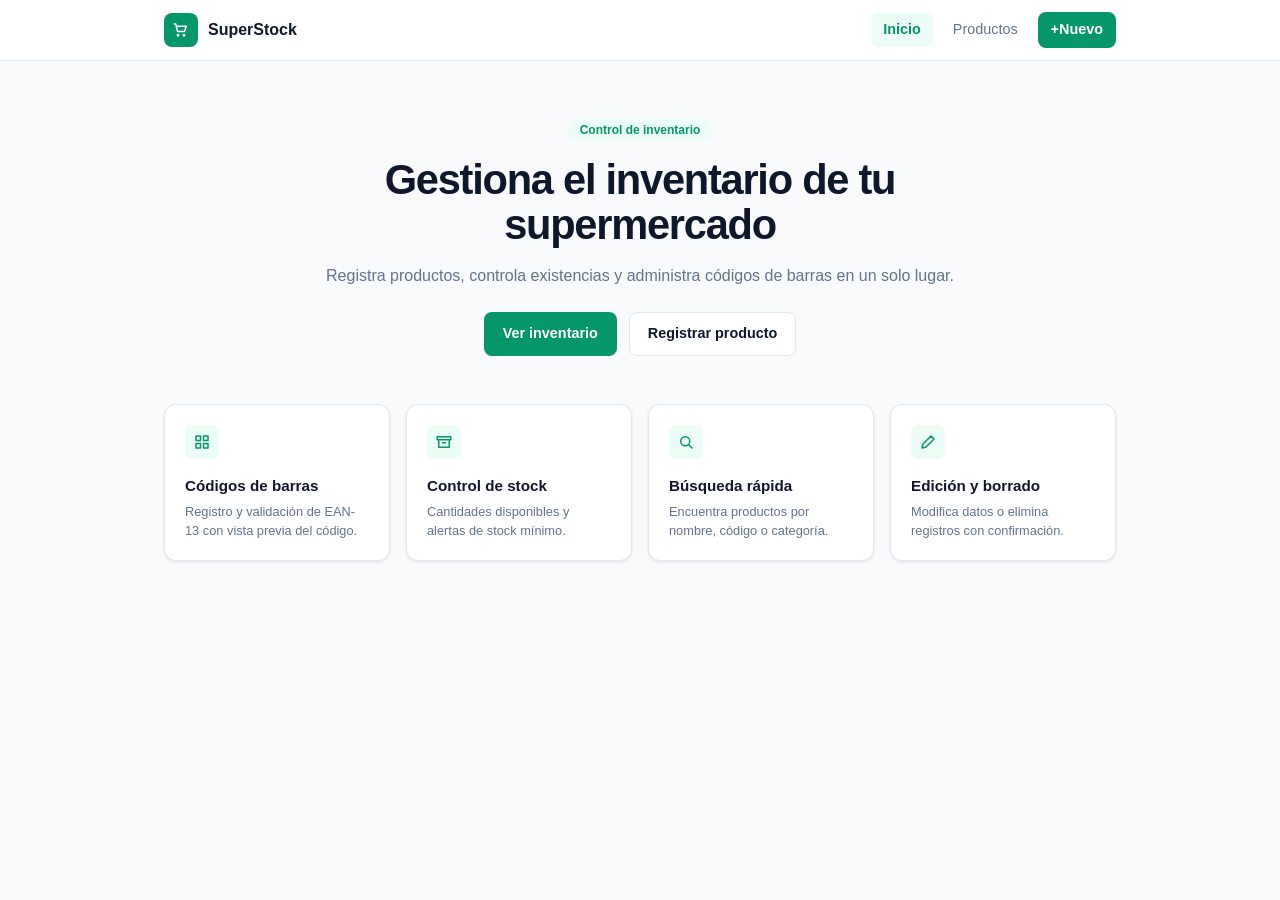
<file: index.html>
<!DOCTYPE html>
<html lang="es">
<head>
  <meta charset="UTF-8">
  <meta name="viewport" content="width=device-width, initial-scale=1.0">
  <title>Inicio | SuperStock</title>
  <link rel="stylesheet" href="css/estilos.css">
</head>
<body>
  <header class="encabezado">
    <div class="encabezado__contenido">
      <a href="index.html" class="marca"><span class="marca__logo"><svg class="icono" viewBox="0 0 24 24" fill="none" stroke="currentColor" stroke-width="2" stroke-linecap="round" stroke-linejoin="round" aria-hidden="true"><path d="M3 4h2l2.4 10h9.2L19 7H6.2M9 19a1 1 0 100 .01M17 19a1 1 0 100 .01"/></svg></span>SuperStock</a>
      <nav class="menu" aria-label="Principal">
        <a href="index.html" class="menu__enlace menu__enlace--activo">Inicio</a>
        <a href="productos.html" class="menu__enlace">Productos</a>
        <a href="registrar-producto.html" class="boton boton--primario boton--pequeno"><span aria-hidden="true">+</span><span class="menu__nuevo"> Nuevo</span></a>
      </nav>
    </div>
  </header>
  <main class="contenedor">
    <section class="portada">
      <span class="insignia">Control de inventario</span>
      <h1 class="portada__titulo">Gestiona el inventario de tu supermercado</h1>
      <p class="portada__texto">Registra productos, controla existencias y administra códigos de barras en un solo lugar.</p>
      <div class="portada__botones">
        <a href="productos.html" class="boton boton--primario">Ver inventario</a>
        <a href="registrar-producto.html" class="boton boton--secundario">Registrar producto</a>
      </div>
    </section>
    <section class="rejilla-4">
      <article class="tarjeta-info">
        <span class="tarjeta-info__icono"><svg class="icono" viewBox="0 0 24 24" fill="none" stroke="currentColor" stroke-width="2" stroke-linecap="round" stroke-linejoin="round" aria-hidden="true"><rect x="4" y="4" width="6" height="6"/><rect x="14" y="4" width="6" height="6"/><rect x="4" y="14" width="6" height="6"/><rect x="14" y="14" width="6" height="6"/></svg></span>
        <h2 class="tarjeta-info__titulo">Códigos de barras</h2>
        <p class="tarjeta-info__texto">Registro y validación de EAN-13 con vista previa del código.</p>
      </article>
      <article class="tarjeta-info">
        <span class="tarjeta-info__icono"><svg class="icono" viewBox="0 0 24 24" fill="none" stroke="currentColor" stroke-width="2" stroke-linecap="round" stroke-linejoin="round" aria-hidden="true"><path d="M3 5h18v4H3zM5 9v10h14V9M10 13h4"/></svg></span>
        <h2 class="tarjeta-info__titulo">Control de stock</h2>
        <p class="tarjeta-info__texto">Cantidades disponibles y alertas de stock mínimo.</p>
      </article>
      <article class="tarjeta-info">
        <span class="tarjeta-info__icono"><svg class="icono" viewBox="0 0 24 24" fill="none" stroke="currentColor" stroke-width="2" stroke-linecap="round" stroke-linejoin="round" aria-hidden="true"><circle cx="11" cy="11" r="6"/><path d="M16 16l4 4"/></svg></span>
        <h2 class="tarjeta-info__titulo">Búsqueda rápida</h2>
        <p class="tarjeta-info__texto">Encuentra productos por nombre, código o categoría.</p>
      </article>
      <article class="tarjeta-info">
        <span class="tarjeta-info__icono"><svg class="icono" viewBox="0 0 24 24" fill="none" stroke="currentColor" stroke-width="2" stroke-linecap="round" stroke-linejoin="round" aria-hidden="true"><path d="M4 20l1-5L16 4l4 4L9 19z"/></svg></span>
        <h2 class="tarjeta-info__titulo">Edición y borrado</h2>
        <p class="tarjeta-info__texto">Modifica datos o elimina registros con confirmación.</p>
      </article>
    </section>
  </main>
</body>
</html>
</file>
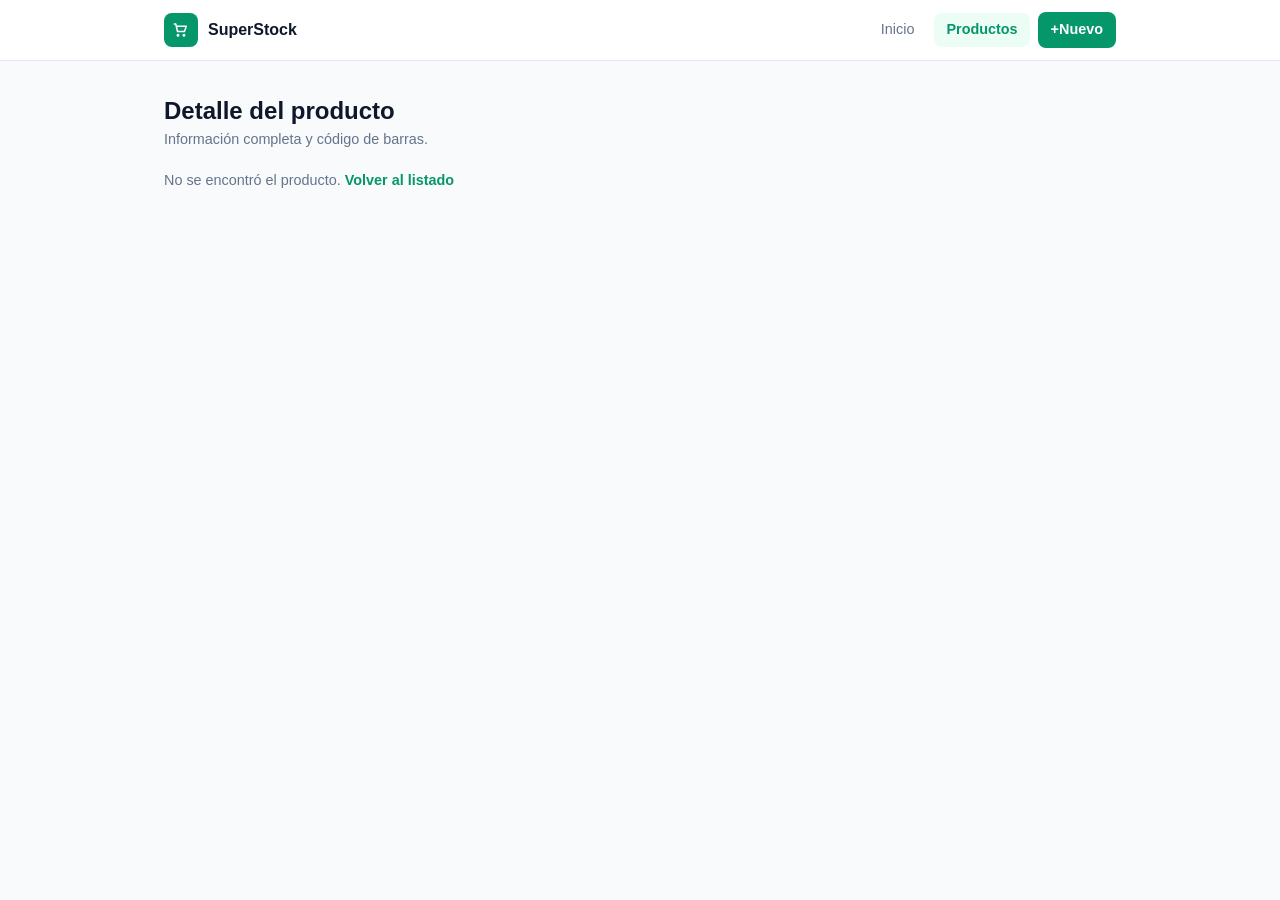
<file: detalle-producto.html>
<!DOCTYPE html>
<html lang="es">
<head>
  <meta charset="UTF-8">
  <meta name="viewport" content="width=device-width, initial-scale=1.0">
  <title>Detalle del producto | SuperStock</title>
  <link rel="stylesheet" href="css/estilos.css">
</head>
<body>
  <header class="encabezado">
    <div class="encabezado__contenido">
      <a href="index.html" class="marca"><span class="marca__logo"><svg class="icono" viewBox="0 0 24 24" fill="none" stroke="currentColor" stroke-width="2" stroke-linecap="round" stroke-linejoin="round" aria-hidden="true"><path d="M3 4h2l2.4 10h9.2L19 7H6.2M9 19a1 1 0 100 .01M17 19a1 1 0 100 .01"/></svg></span>SuperStock</a>
      <nav class="menu" aria-label="Principal">
        <a href="index.html" class="menu__enlace">Inicio</a>
        <a href="productos.html" class="menu__enlace menu__enlace--activo">Productos</a>
        <a href="registrar-producto.html" class="boton boton--primario boton--pequeno"><span aria-hidden="true">+</span><span class="menu__nuevo"> Nuevo</span></a>
      </nav>
    </div>
  </header>
  <main class="contenedor">
    <h1 class="titulo-pagina">Detalle del producto</h1>
    <p class="subtitulo-pagina">Información completa y código de barras.</p>

    <p id="mensaje-no-encontrado" class="subtitulo-pagina" hidden>
      No se encontró el producto. <a href="productos.html" class="enlace-volver">Volver al listado</a>
    </p>

    <div class="detalle" id="contenido-detalle">
      <section class="panel">
        <div class="detalle__cabecera">
          <h2 class="detalle__nombre" id="detalle-nombre"></h2>
          <span id="detalle-estado" class="etiqueta"></span>
        </div>
        <p class="subtitulo-pagina" id="detalle-descripcion"></p>
        <p class="detalle__precio"><span id="detalle-precio"></span> <span class="texto-suave" id="detalle-unidad"></span></p>
        <dl class="detalle__datos">
          <div class="detalle__fila"><dt>Código de barras</dt><dd id="detalle-codigo"></dd></div>
          <div class="detalle__fila"><dt>Categoría</dt><dd id="detalle-categoria"></dd></div>
          <div class="detalle__fila"><dt>Cantidad disponible</dt><dd id="detalle-cantidad"></dd></div>
          <div class="detalle__fila"><dt>Stock mínimo</dt><dd id="detalle-minimo"></dd></div>
          <div class="detalle__fila"><dt>Fecha de vencimiento</dt><dd id="detalle-vencimiento"></dd></div>
          <div class="detalle__fila"><dt>Proveedor</dt><dd id="detalle-proveedor"></dd></div>
        </dl>
      </section>
      <aside class="detalle__lateral">
        <img id="detalle-imagen" class="detalle__imagen" alt="" hidden>
        <section class="panel panel--centrado">
          <h2 class="panel__titulo">Código de barras</h2>
          <div class="barras" id="detalle-barras"></div>
          <p class="codigo texto-suave" id="detalle-codigo-texto"></p>
        </section>
        <a href="editar-producto.html" id="enlace-editar" class="boton boton--primario">Editar producto</a>
        <a href="productos.html" class="boton boton--secundario">Volver al listado</a>
      </aside>
    </div>
  </main>
  <script src="js/modelo/almacenamiento.js"></script>
  <script src="js/modelo/productos.js"></script>
  <script src="js/utilidades/formato.js"></script>
  <script src="js/utilidades/codigo-barras.js"></script>
  <script src="js/vistas/vista-detalle.js"></script>
</body>
</html>
</file>
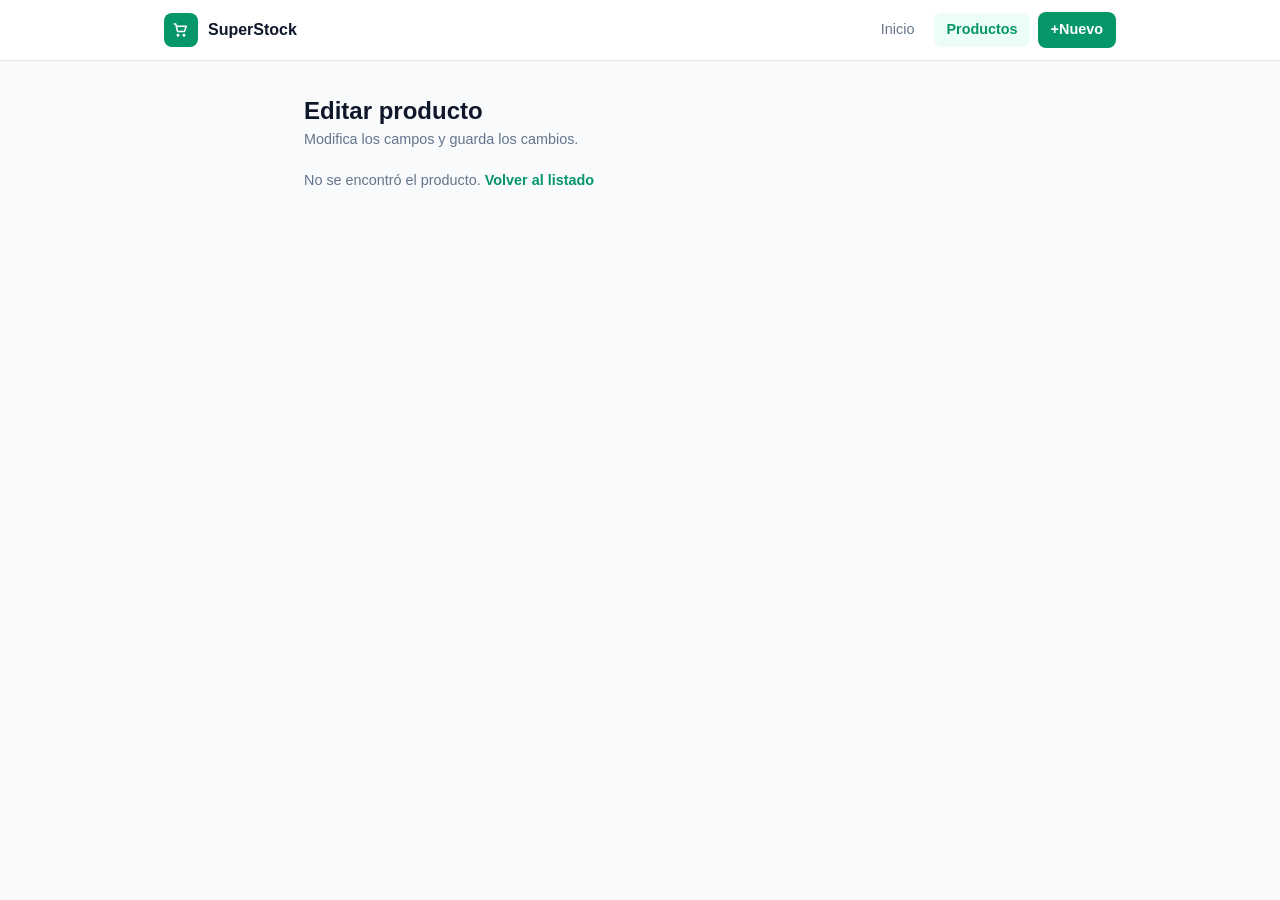
<file: editar-producto.html>
<!DOCTYPE html>
<html lang="es">
<head>
  <meta charset="UTF-8">
  <meta name="viewport" content="width=device-width, initial-scale=1.0">
  <title>Editar producto | SuperStock</title>
  <link rel="stylesheet" href="css/estilos.css">
</head>
<body>
  <header class="encabezado">
    <div class="encabezado__contenido">
      <a href="index.html" class="marca"><span class="marca__logo"><svg class="icono" viewBox="0 0 24 24" fill="none" stroke="currentColor" stroke-width="2" stroke-linecap="round" stroke-linejoin="round" aria-hidden="true"><path d="M3 4h2l2.4 10h9.2L19 7H6.2M9 19a1 1 0 100 .01M17 19a1 1 0 100 .01"/></svg></span>SuperStock</a>
      <nav class="menu" aria-label="Principal">
        <a href="index.html" class="menu__enlace">Inicio</a>
        <a href="productos.html" class="menu__enlace menu__enlace--activo">Productos</a>
        <a href="registrar-producto.html" class="boton boton--primario boton--pequeno"><span aria-hidden="true">+</span><span class="menu__nuevo"> Nuevo</span></a>
      </nav>
    </div>
  </header>
  <main class="contenedor contenedor--estrecho">
    <h1 class="titulo-pagina">Editar producto</h1>
    <p class="subtitulo-pagina">Modifica los campos y guarda los cambios.</p>

    <p id="mensaje-no-encontrado" class="subtitulo-pagina" hidden>
      No se encontró el producto. <a href="productos.html" class="enlace-volver">Volver al listado</a>
    </p>

    <form class="formulario" action="#" method="post" novalidate>
      <div class="formulario__rejilla">
        <div class="campo col-2">
          <label for="codigo">Código de barras (EAN-13) <span class="obligatorio">*</span></label>
          <input type="text" id="codigo" name="codigo" class="codigo" placeholder="7501234567893" inputmode="numeric" pattern="[0-9]{13}" minlength="13" maxlength="13" required>
          <p class="campo__ayuda">13 dígitos, con dígito verificador válido.</p>
        </div>
        <div class="vista-previa" id="vista-previa"></div>

        <div class="campo col-2">
          <label for="imagen">Imagen del producto</label>
          <div class="campo-imagen">
            <div class="imagen-previa" id="imagen-vista-previa"></div>
            <div class="campo-imagen__controles">
              <input type="file" id="imagen" name="imagen" accept="image/*">
              <p class="campo__ayuda">Opcional. JPG, PNG o WEBP, hasta 5 MB.</p>
              <button type="button" class="boton boton--secundario boton--pequeno" id="imagen-quitar" hidden>Quitar imagen</button>
            </div>
          </div>
        </div>

        <div class="campo col-2">
          <label for="nombre">Nombre del producto <span class="obligatorio">*</span></label>
          <input type="text" id="nombre" name="nombre" placeholder="Ej. Leche entera 1 L" required>
        </div>
        <div class="campo col-2">
          <label for="categoria">Categoría <span class="obligatorio">*</span></label>
          <select id="categoria" name="categoria" required>
            <option value="">Selecciona una categoría…</option>
            <option value="Alimentos">Alimentos</option>
            <option value="Bebidas">Bebidas</option>
            <option value="Lácteos">Lácteos</option>
            <option value="Limpieza">Limpieza</option>
            <option value="Cuidado personal">Cuidado personal</option>
            <option value="Panadería">Panadería</option>
          </select>
        </div>

        <div class="campo col-completo">
          <label for="descripcion">Descripción</label>
          <textarea id="descripcion" name="descripcion" rows="3" placeholder="Breve descripción del producto…"></textarea>
        </div>

        

        <div class="campo">
          <label for="precio">Precio (COP) <span class="obligatorio">*</span></label>
          <input type="number" id="precio" name="precio" placeholder="0" min="1" step="1" required>
        </div>
        <div class="campo">
          <label for="cantidad">Cantidad disponible <span class="obligatorio">*</span></label>
          <input type="number" id="cantidad" name="cantidad" placeholder="0" min="0" step="1" required>
        </div>
        <div class="campo">
          <label for="minimo">Stock mínimo</label>
          <input type="number" id="minimo" name="minimo" placeholder="0" min="0" step="1">
        </div>

        <div class="campo">
          <label for="unidad">Unidad de medida <span class="obligatorio">*</span></label>
          <select id="unidad" name="unidad" required>
            <option value="">Selecciona…</option>
            <option value="unidad">unidad</option>
            <option value="kg">kg</option>
            <option value="litro">litro</option>
            <option value="paquete">paquete</option>
          </select>
        </div>
        <div class="campo">
          <label for="vencimiento">Fecha de vencimiento</label>
          <input type="date" id="vencimiento" name="vencimiento">
        </div>
        <div class="campo">
          <label for="proveedor">Proveedor</label>
          <input type="text" id="proveedor" name="proveedor" placeholder="Nombre del proveedor">
        </div>
      </div>
      <div class="formulario__pie">
        <a href="productos.html" class="boton boton--secundario">Cancelar</a>
        <button type="submit" class="boton boton--primario">Guardar cambios</button>
      </div>
    </form>
  </main>
  <script src="js/modelo/almacenamiento.js"></script>
  <script src="js/modelo/productos.js"></script>
  <script src="js/modelo/validaciones.js"></script>
  <script src="js/utilidades/codigo-barras.js"></script>
  <script src="js/utilidades/imagen.js"></script>
  <script src="js/vistas/aviso.js"></script>
  <script src="js/vistas/errores-campo.js"></script>
  <script src="js/vistas/vista-imagen.js"></script>
  <script src="js/vistas/vista-formulario.js"></script>
  <script src="js/controladores/vista-edicion.js"></script>
</body>
</html>
</file>
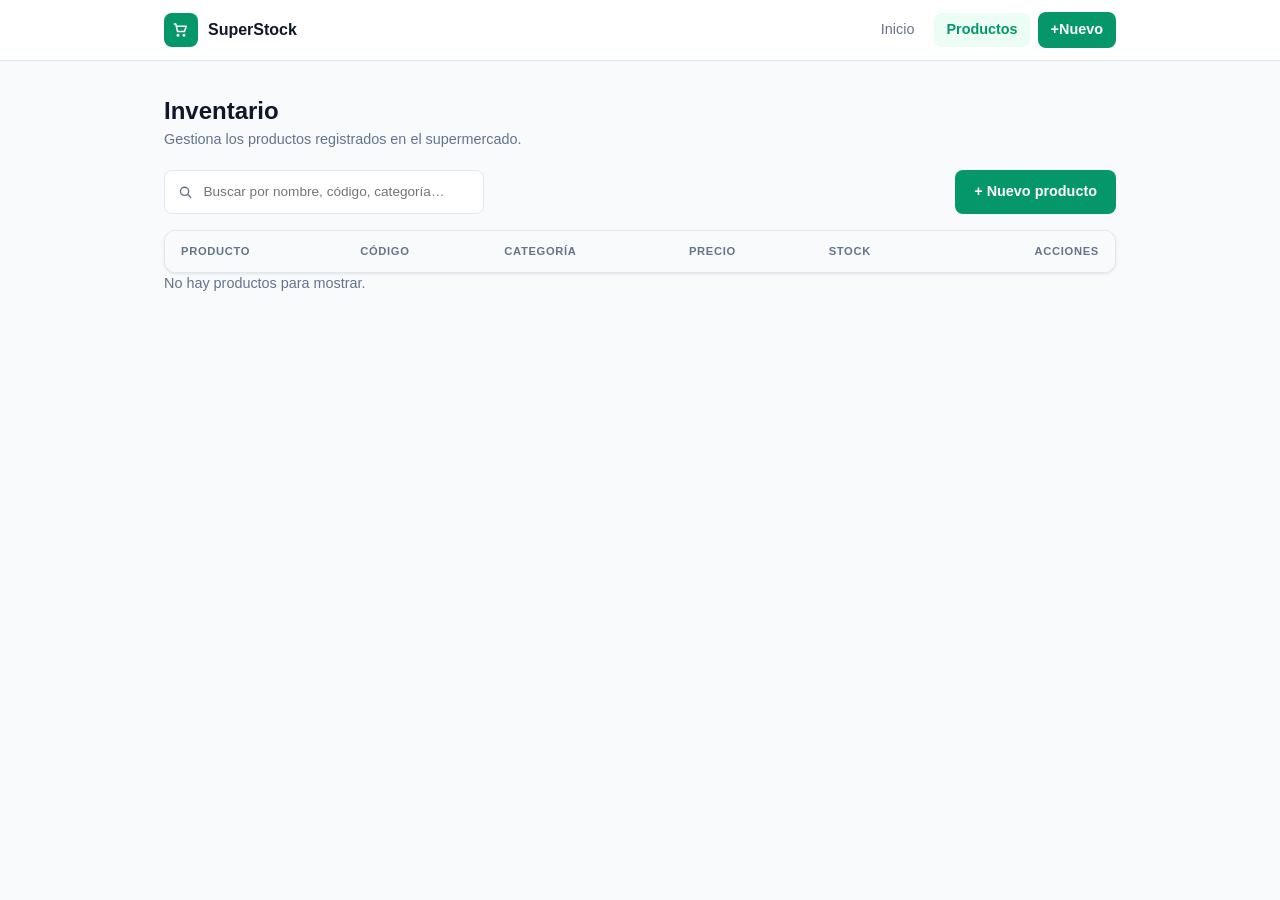
<file: productos.html>
<!DOCTYPE html>
<html lang="es">
<head>
  <meta charset="UTF-8">
  <meta name="viewport" content="width=device-width, initial-scale=1.0">
  <title>Inventario | SuperStock</title>
  <link rel="stylesheet" href="css/estilos.css">
</head>
<body>
  <header class="encabezado">
    <div class="encabezado__contenido">
      <a href="index.html" class="marca"><span class="marca__logo"><svg class="icono" viewBox="0 0 24 24" fill="none" stroke="currentColor" stroke-width="2" stroke-linecap="round" stroke-linejoin="round" aria-hidden="true"><path d="M3 4h2l2.4 10h9.2L19 7H6.2M9 19a1 1 0 100 .01M17 19a1 1 0 100 .01"/></svg></span>SuperStock</a>
      <nav class="menu" aria-label="Principal">
        <a href="index.html" class="menu__enlace">Inicio</a>
        <a href="productos.html" class="menu__enlace menu__enlace--activo">Productos</a>
        <a href="registrar-producto.html" class="boton boton--primario boton--pequeno"><span aria-hidden="true">+</span><span class="menu__nuevo"> Nuevo</span></a>
      </nav>
    </div>
  </header>
  <main class="contenedor">
    <h1 class="titulo-pagina">Inventario</h1>
    <p class="subtitulo-pagina">Gestiona los productos registrados en el supermercado.</p>
    <div id="aviso" class="aviso" role="status" hidden></div>
    <div class="barra-herramientas">
      <label class="buscador"><span class="visualmente-oculto">Buscar productos</span><svg class="icono" viewBox="0 0 24 24" fill="none" stroke="currentColor" stroke-width="2" stroke-linecap="round" stroke-linejoin="round" aria-hidden="true"><circle cx="11" cy="11" r="6"/><path d="M16 16l4 4"/></svg><input type="search" id="buscador" placeholder="Buscar por nombre, código, categoría…"></label>
      <a href="registrar-producto.html" class="boton boton--primario boton--ancho-movil">+ Nuevo producto</a>
    </div>
    <div class="tabla-contenedor">
      <table class="tabla">
        <thead>
          <tr><th>Producto</th><th>Código</th><th>Categoría</th><th>Precio</th><th>Stock</th><th class="th-acciones">Acciones</th></tr>
        </thead>
        <tbody id="cuerpo-tabla"></tbody>
      </table>
    </div>
    <p id="mensaje-vacio" class="subtitulo-pagina" hidden>No hay productos para mostrar.</p>
  </main>
  <div class="modal-fondo" id="modal-eliminar" hidden>
    <div class="modal" role="dialog" aria-modal="true" aria-labelledby="modal-titulo">
      <span class="modal__icono"><svg class="icono" viewBox="0 0 24 24" fill="none" stroke="currentColor" stroke-width="2" stroke-linecap="round" stroke-linejoin="round" aria-hidden="true"><path d="M12 4l9 16H3zM12 10v4M12 17v.01"/></svg></span>
      <h2 id="modal-titulo" class="modal__titulo">¿Eliminar producto?</h2>
      <p class="modal__texto">Vas a eliminar <strong id="modal-nombre-producto"></strong>. Esta acción no se puede deshacer.</p>
      <div class="modal__botones">
        <button type="button" class="boton boton--secundario" id="modal-cancelar">Cancelar</button>
        <button type="button" class="boton boton--peligro" id="modal-confirmar">Sí, eliminar</button>
      </div>
    </div>
  </div>
  <script src="js/modelo/almacenamiento.js"></script>
  <script src="js/modelo/productos.js"></script>
  <script src="js/utilidades/formato.js"></script>
  <script src="js/vistas/aviso.js"></script>
  <script src="js/vistas/vista-listado.js"></script>
  <script src="js/controladores/vista-eliminacion.js"></script>
  <script src="js/controladores/vista-disponibilidad.js"></script>
</body>
</html>
</file>
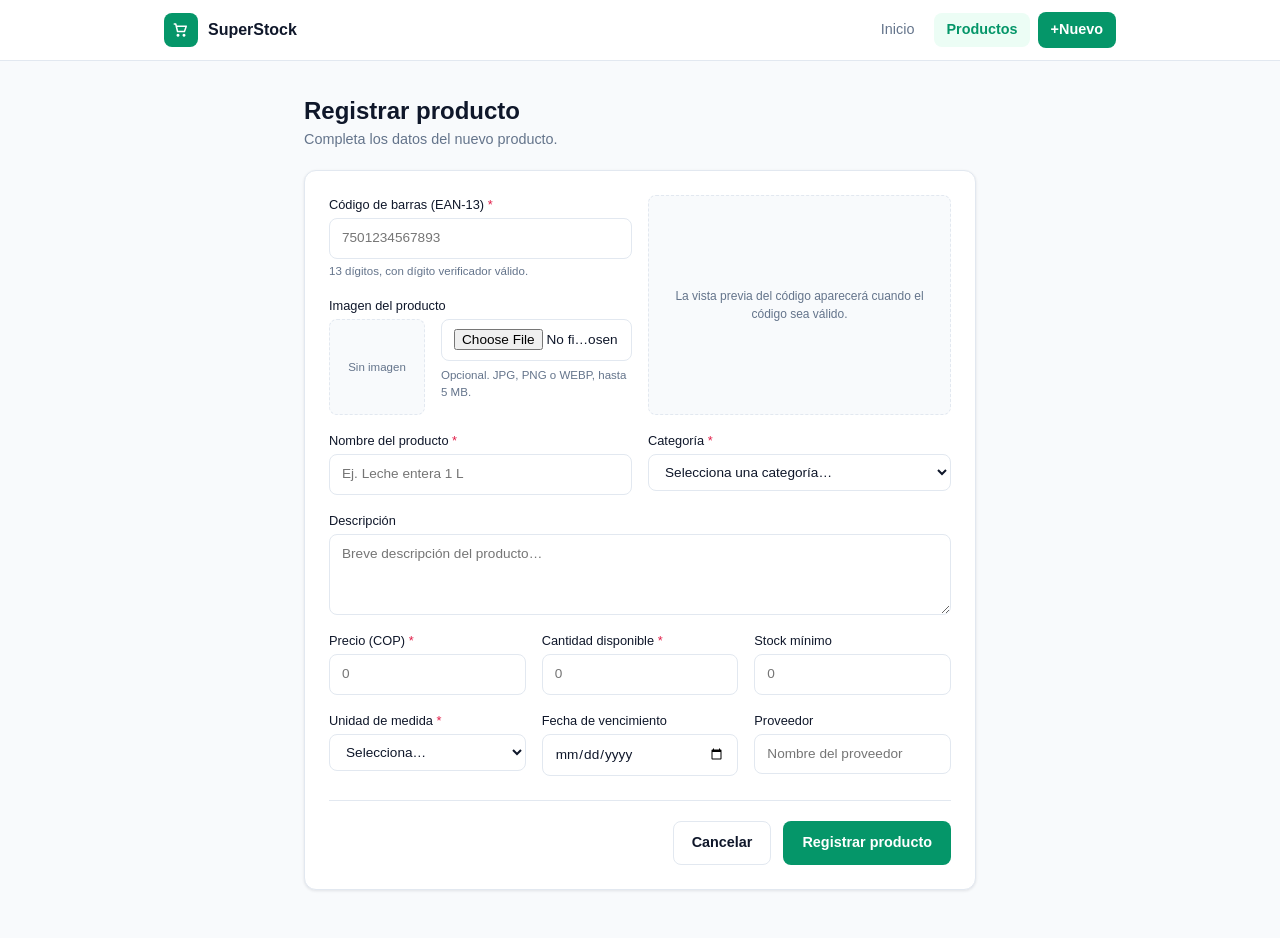
<file: registrar-producto.html>
<!DOCTYPE html>
<html lang="es">
<head>
  <meta charset="UTF-8">
  <meta name="viewport" content="width=device-width, initial-scale=1.0">
  <title>Registrar producto | SuperStock</title>
  <link rel="stylesheet" href="css/estilos.css">
</head>
<body>
  <header class="encabezado">
    <div class="encabezado__contenido">
      <a href="index.html" class="marca"><span class="marca__logo"><svg class="icono" viewBox="0 0 24 24" fill="none" stroke="currentColor" stroke-width="2" stroke-linecap="round" stroke-linejoin="round" aria-hidden="true"><path d="M3 4h2l2.4 10h9.2L19 7H6.2M9 19a1 1 0 100 .01M17 19a1 1 0 100 .01"/></svg></span>SuperStock</a>
      <nav class="menu" aria-label="Principal">
        <a href="index.html" class="menu__enlace">Inicio</a>
        <a href="productos.html" class="menu__enlace menu__enlace--activo">Productos</a>
        <a href="registrar-producto.html" class="boton boton--primario boton--pequeno"><span aria-hidden="true">+</span><span class="menu__nuevo"> Nuevo</span></a>
      </nav>
    </div>
  </header>
  <main class="contenedor contenedor--estrecho">
    <h1 class="titulo-pagina">Registrar producto</h1>
    <p class="subtitulo-pagina">Completa los datos del nuevo producto.</p>
    <form class="formulario" action="#" method="post" novalidate>
      <div class="formulario__rejilla">
        <div class="campo col-2">
          <label for="codigo">Código de barras (EAN-13) <span class="obligatorio">*</span></label>
          <input type="text" id="codigo" name="codigo" value="" placeholder="7501234567893" inputmode="numeric" pattern="[0-9]{13}" minlength="13" maxlength="13" required class="codigo">
          <p class="campo__ayuda">13 dígitos, con dígito verificador válido.</p>
        </div>
        <div class="vista-previa" id="vista-previa">
          <p>La vista previa del código aparecerá cuando el código sea válido.</p>
        </div>
        <div class="campo col-2">
          <label for="imagen">Imagen del producto</label>
          <div class="campo-imagen">
            <div class="imagen-previa" id="imagen-vista-previa"></div>
            <div class="campo-imagen__controles">
              <input type="file" id="imagen" name="imagen" accept="image/*">
              <p class="campo__ayuda">Opcional. JPG, PNG o WEBP, hasta 5 MB.</p>
              <button type="button" class="boton boton--secundario boton--pequeno" id="imagen-quitar" hidden>Quitar imagen</button>
            </div>
          </div>
        </div>

        <div class="campo col-2">
          <label for="nombre">Nombre del producto <span class="obligatorio">*</span></label>
          <input type="text" id="nombre" name="nombre" value="" placeholder="Ej. Leche entera 1 L" required>
        </div>
        <div class="campo col-2">
          <label for="categoria">Categoría <span class="obligatorio">*</span></label>
          <select id="categoria" name="categoria" required><option value="">Selecciona una categoría…</option><option value="Alimentos">Alimentos</option><option value="Bebidas">Bebidas</option><option value="Lácteos">Lácteos</option><option value="Limpieza">Limpieza</option><option value="Cuidado personal">Cuidado personal</option><option value="Panadería">Panadería</option></select>
        </div>
        <div class="campo col-completo">
          <label for="descripcion">Descripción</label>
          <textarea id="descripcion" name="descripcion" rows="3" placeholder="Breve descripción del producto…"></textarea>
        </div>

        
        <div class="campo">
          <label for="precio">Precio (COP) <span class="obligatorio">*</span></label>
          <input type="number" id="precio" name="precio" value="" placeholder="0" min="1" step="1" required>
        </div>
        <div class="campo">
          <label for="cantidad">Cantidad disponible <span class="obligatorio">*</span></label>
          <input type="number" id="cantidad" name="cantidad" value="" placeholder="0" min="0" step="1" required>
        </div>
        <div class="campo">
          <label for="minimo">Stock mínimo</label>
          <input type="number" id="minimo" name="minimo" value="" placeholder="0" min="0" step="1">
        </div>
        <div class="campo">
          <label for="unidad">Unidad de medida <span class="obligatorio">*</span></label>
          <select id="unidad" name="unidad" required><option value="">Selecciona…</option><option value="unidad">unidad</option><option value="kg">kg</option><option value="litro">litro</option><option value="paquete">paquete</option></select>
        </div>
        <div class="campo">
          <label for="vencimiento">Fecha de vencimiento</label>
          <input type="date" id="vencimiento" name="vencimiento" value="">
        </div>
        <div class="campo">
          <label for="proveedor">Proveedor</label>
          <input type="text" id="proveedor" name="proveedor" value="" placeholder="Nombre del proveedor">
        </div>
      </div>
      <div class="formulario__pie">
        <a href="productos.html" class="boton boton--secundario">Cancelar</a>
        <button type="submit" class="boton boton--primario">Registrar producto</button>
      </div>
    </form>
  </main>
  <script src="js/modelo/almacenamiento.js"></script>
  <script src="js/modelo/productos.js"></script>
  <script src="js/modelo/validaciones.js"></script>
  <script src="js/utilidades/codigo-barras.js"></script>
  <script src="js/utilidades/imagen.js"></script>
  <script src="js/vistas/aviso.js"></script>
  <script src="js/vistas/errores-campo.js"></script>
  <script src="js/vistas/vista-imagen.js"></script>
  <script src="js/vistas/vista-formulario.js"></script>
  <script src="js/controladores/vista-registro.js"></script>
</body>
</html>
</file>
<file: css/estilos.css>
/* ===== SuperStock - estilos.css ===== */

[hidden] { display: none !important; }

/* 1. Variables y base */
:root {
  --verde: #059669;
  --verde-oscuro: #047857;
  --verde-claro: #ecfdf5;
  --rojo: #e11d48;
  --rojo-claro: #fff1f2;
  --texto: #0f172a;
  --texto-suave: #64748b;
  --borde: #e2e8f0;
  --fondo: #f8fafc;
  --blanco: #ffffff;
  --radio: 8px;
  --sombra: 0 1px 3px rgba(15, 23, 42, 0.1);
}
* { box-sizing: border-box; }
body {
  margin: 0;
  font-family: Inter, "Segoe UI", Roboto, Arial, sans-serif;
  color: var(--texto);
  background: var(--fondo);
  line-height: 1.5;
}
h1, h2, p { margin: 0; }
a { color: inherit; text-decoration: none; }
img { max-width: 100%; }
.icono { width: 18px; height: 18px; }
.visualmente-oculto { position: absolute; width: 1px; height: 1px; overflow: hidden; clip: rect(0 0 0 0); }
.texto-suave { color: var(--texto-suave); font-size: 0.8rem; }
.codigo { font-family: "SFMono-Regular", Consolas, monospace; font-size: 0.8rem; color: var(--texto-suave); }

/* 2. Encabezado y menú */
.encabezado { background: var(--blanco); border-bottom: 1px solid var(--borde); }
.encabezado__contenido {
  max-width: 1000px; margin: 0 auto; padding: 12px 24px;
  display: flex; align-items: center; justify-content: space-between; gap: 12px;
}
.marca { display: flex; align-items: center; gap: 10px; font-weight: 700; }
.marca__logo {
  width: 34px; height: 34px; border-radius: var(--radio);
  background: var(--verde); color: var(--blanco);
  display: flex; align-items: center; justify-content: center;
}
.menu { display: flex; align-items: center; gap: 8px; font-size: 0.9rem; }
.menu__enlace { padding: 6px 12px; border-radius: var(--radio); color: var(--texto-suave); }
.menu__enlace--activo { background: var(--verde-claro); color: var(--verde); font-weight: 600; }

/* 3. Contenedores y títulos */
.contenedor { max-width: 1000px; margin: 0 auto; padding: 32px 24px 48px; }
.contenedor--estrecho { max-width: 720px; }
.titulo-pagina { font-size: 1.5rem; font-weight: 700; }
.subtitulo-pagina { color: var(--texto-suave); font-size: 0.9rem; margin-bottom: 20px; }

/* 4. Botones */
.boton {
  display: inline-flex; align-items: center; justify-content: center;
  padding: 10px 18px; border-radius: var(--radio); border: 1px solid transparent;
  font: inherit; font-size: 0.9rem; font-weight: 600; cursor: pointer;
}
.boton--primario { background: var(--verde); color: var(--blanco); }
.boton--primario:hover { background: var(--verde-oscuro); }
.boton--secundario { background: var(--blanco); border-color: var(--borde); color: var(--texto); }
.boton--peligro { background: var(--rojo); color: var(--blanco); }
.boton--pequeno { padding: 6px 12px; }

/* 5. Inicio */
.portada { text-align: center; max-width: 640px; margin: 24px auto 48px; }
.insignia {
  display: inline-block; padding: 2px 12px; border-radius: 999px;
  background: var(--verde-claro); color: var(--verde); font-size: 0.75rem; font-weight: 600;
}
.portada__titulo { font-size: 2.6rem; line-height: 1.1; letter-spacing: -0.03em; margin: 16px 0; }
.portada__texto { color: var(--texto-suave); }
.portada__botones { display: flex; justify-content: center; gap: 12px; margin-top: 24px; }
.rejilla-4 { display: grid; grid-template-columns: repeat(4, 1fr); gap: 16px; }
.tarjeta-info { background: var(--blanco); border: 1px solid var(--borde); border-radius: 12px; padding: 20px; box-shadow: var(--sombra); }
.tarjeta-info__icono {
  display: inline-flex; padding: 8px; border-radius: var(--radio);
  background: var(--verde-claro); color: var(--verde); margin-bottom: 16px;
}
.tarjeta-info__titulo { font-size: 0.95rem; }
.tarjeta-info__texto { color: var(--texto-suave); font-size: 0.8rem; margin-top: 4px; }

/* 6. Listado */
.barra-herramientas { display: flex; justify-content: space-between; gap: 12px; margin-bottom: 16px; }
.buscador {
  display: flex; align-items: center; gap: 8px; width: 100%; max-width: 320px;
  padding: 8px 12px; background: var(--blanco); border: 1px solid var(--borde);
  border-radius: var(--radio); color: var(--texto-suave);
}
.buscador input { border: 0; outline: 0; width: 100%; font: inherit; font-size: 0.85rem; }
.tabla-contenedor { background: var(--blanco); border: 1px solid var(--borde); border-radius: 12px; box-shadow: var(--sombra); overflow-x: auto; }
.tabla { width: 100%; border-collapse: collapse; font-size: 0.85rem; min-width: 640px; }
.tabla th {
  text-align: left; padding: 12px 16px; background: var(--fondo);
  color: var(--texto-suave); font-size: 0.7rem; letter-spacing: 0.06em; text-transform: uppercase;
}
.tabla td { padding: 12px 16px; border-top: 1px solid var(--borde); }
.th-acciones { text-align: right !important; }
.producto-nombre { display: block; font-weight: 500; }
.precio { font-weight: 600; }
.acciones { text-align: right; white-space: nowrap; }
.accion { display: inline-flex; padding: 4px; color: var(--texto-suave); background: none; border: 0; cursor: pointer; }
.accion:hover { color: var(--verde); }
.accion--peligro:hover { color: var(--rojo); }
.etiqueta { display: inline-block; padding: 2px 10px; border-radius: 999px; font-size: 0.72rem; font-weight: 600; }
.etiqueta--disponible { background: #d1fae5; color: var(--verde-oscuro); }
.etiqueta--agotado { background: #ffe4e6; color: var(--rojo); }

/* 7. Formularios */
.formulario { background: var(--blanco); border: 1px solid var(--borde); border-radius: 12px; padding: 24px; box-shadow: var(--sombra); }
.formulario__rejilla { display: grid; grid-template-columns: repeat(6, 1fr); gap: 16px; }
.campo { grid-column: span 2; display: flex; flex-direction: column; gap: 4px; }
.campo.col-2 { grid-column: span 3; }
.campo.col-completo { grid-column: 1 / -1; }
.campo label { font-size: 0.8rem; font-weight: 500; }
.obligatorio { color: var(--rojo); }
.campo input, .campo select, .campo textarea {
  width: 100%; padding: 9px 12px; font: inherit; font-size: 0.85rem; color: var(--texto);
  background: var(--blanco); border: 1px solid var(--borde); border-radius: var(--radio);
}
.campo textarea { resize: vertical; }
.campo input:focus, .campo select:focus, .campo textarea:focus { outline: 2px solid var(--verde); outline-offset: 1px; }
.campo__ayuda { font-size: 0.72rem; color: var(--texto-suave); }
.campo__error { font-size: 0.75rem; font-weight: 600; color: var(--rojo); }
.campo--error input, .campo--error select { border-color: var(--rojo); }
.vista-previa {
  grid-column: span 3; display: flex; align-items: center; justify-content: center;
  padding: 8px; border: 1px dashed var(--borde); border-radius: var(--radio);
  background: var(--fondo); color: var(--texto-suave); font-size: 0.75rem; text-align: center;
}
.vista-previa svg { height: 80px; width: auto; }
.formulario__pie { display: flex; justify-content: flex-end; gap: 12px; margin-top: 24px; padding-top: 20px; border-top: 1px solid var(--borde); }

/* 8. Detalle */
.detalle { display: grid; grid-template-columns: 1.7fr 1fr; gap: 16px; align-items: start; }
.panel { background: var(--blanco); border: 1px solid var(--borde); border-radius: 12px; padding: 20px; box-shadow: var(--sombra); }
.panel--centrado { text-align: center; }
.panel__titulo { font-size: 0.85rem; text-align: left; margin-bottom: 8px; }
.barras { width: 180px; margin: 0 auto; }
.barras svg { display: block; width: 100%; height: auto; }
.detalle__lateral { display: flex; flex-direction: column; gap: 8px; }
.detalle__cabecera { display: flex; justify-content: space-between; align-items: center; gap: 8px; }
.detalle__nombre { font-size: 1.3rem; }
.detalle__precio { font-size: 1.9rem; font-weight: 800; color: var(--verde); margin: 12px 0; }
.detalle__precio .texto-suave { font-weight: 400; }
.detalle__datos { margin: 0; }
.detalle__fila { display: flex; justify-content: space-between; gap: 12px; padding: 10px 0; border-top: 1px solid var(--borde); font-size: 0.85rem; }
.detalle__fila dt { color: var(--texto-suave); }
.detalle__fila dd { margin: 0; font-weight: 500; text-align: right; }
.enlace-volver { color: var(--verde); font-weight: 600; }

/* 9. Ventana de confirmación (se muestra sobre el listado) */
.modal-fondo {
  position: fixed; inset: 0; z-index: 10; padding: 16px;
  display: flex; align-items: center; justify-content: center;
  background: rgba(15, 23, 42, 0.5);
}
.modal { width: 100%; max-width: 380px; padding: 24px; text-align: center; background: var(--blanco); border-radius: 16px; }
.modal__icono { display: inline-flex; padding: 12px; border-radius: 50%; background: var(--rojo-claro); color: var(--rojo); }
.modal__titulo { font-size: 1.05rem; margin: 12px 0 4px; }
.modal__texto { color: var(--texto-suave); font-size: 0.85rem; }
.modal__texto strong { color: var(--texto); font-weight: 600; }
.modal__botones { display: flex; gap: 12px; margin-top: 20px; }
.modal__botones .boton { flex: 1; }

/* 10. Aviso de confirmación */
.aviso {
  margin-bottom: 16px; padding: 12px 16px; border-radius: var(--radio);
  background: var(--verde-claro); color: var(--verde-oscuro);
  border: 1px solid #a7f3d0; font-size: 0.85rem; font-weight: 600;
}

/* 10b. Imagen del producto y estado de disponibilidad */
.producto-celda { display: flex; align-items: center; gap: 12px; }
.producto-texto { min-width: 0; }
.miniatura {
  width: 52px; height: 52px; flex-shrink: 0; object-fit: cover;
  border: 1px solid var(--borde); border-radius: var(--radio); background: var(--fondo);
}
.miniatura--vacia { display: flex; align-items: center; justify-content: center; color: var(--texto-suave); }
.producto-descripcion {
  max-width: 300px; color: var(--texto-suave); font-size: 0.78rem;
  display: -webkit-box; -webkit-line-clamp: 2; -webkit-box-orient: vertical; overflow: hidden;
}
.etiqueta--no-disponible { background: #ffe4e6; color: var(--rojo); }
.etiqueta, .precio { white-space: nowrap; }
.etiqueta--boton { font-family: inherit; border: 1px solid transparent; cursor: pointer; }
.etiqueta--boton:not(:disabled):hover { border-color: currentColor; }
.etiqueta--boton:disabled { cursor: default; }

.campo-imagen { display: flex; align-items: flex-start; gap: 16px; }
.imagen-previa {
  width: 96px; height: 96px; flex-shrink: 0; padding: 4px; overflow: hidden;
  display: flex; align-items: center; justify-content: center;
  border: 1px dashed var(--borde); border-radius: var(--radio);
  background: var(--fondo); color: var(--texto-suave); font-size: 0.72rem; text-align: center;
}
.vista-previa { grid-row: span 2; }
.imagen-previa img { width: 100%; height: 100%; object-fit: cover; border-radius: 4px; }
.campo-imagen__controles { flex: 1; min-width: 0; display: flex; flex-direction: column; align-items: flex-start; gap: 6px; }
.detalle__imagen {
  width: 100%; max-width: 240px; aspect-ratio: 1; margin: 0 auto; display: block; object-fit: cover;
  border: 1px solid var(--borde); border-radius: 12px; background: var(--blanco);
}

/* 11. Tableta */
@media (max-width: 900px) {
  .rejilla-4 { grid-template-columns: repeat(2, 1fr); }
  .portada__titulo { font-size: 2.2rem; }
  .detalle { grid-template-columns: 1fr; }
}

/* 12. Celular */
@media (max-width: 640px) {
  .encabezado__contenido { padding: 10px 16px; }
  .menu { gap: 2px; font-size: 0.8rem; }
  .menu__enlace { padding: 6px 8px; }
  .menu__nuevo { display: none; }
  .contenedor { padding: 24px 16px 40px; }
  .portada__titulo { font-size: 1.9rem; }
  .portada__botones { flex-direction: column; }
  .rejilla-4 { grid-template-columns: 1fr; }
  .barra-herramientas { flex-direction: column; }
  .buscador { max-width: none; }
  .boton--ancho-movil { width: 100%; }

  /* Tabla convertida en tarjetas */
  .tabla-contenedor { background: none; border: 0; box-shadow: none; }
  .tabla, .tabla tbody { display: block; min-width: 0; }
  .tabla thead { display: none; }
  .tabla tr {
    display: grid; grid-template-columns: 1fr auto; gap: 4px 8px; margin-bottom: 12px; padding: 14px;
    background: var(--blanco); border: 1px solid var(--borde); border-radius: 12px; box-shadow: var(--sombra);
  }
  .tabla td { padding: 0; border: 0; }
  .col-producto { grid-column: 1; grid-row: 1; }
  .col-stock { grid-column: 2; grid-row: 1; text-align: right; }
  .col-codigo { grid-column: 1 / -1; grid-row: 2; }
  .col-precio { grid-column: 1; grid-row: 3; font-size: 1.1rem; }
  .col-categoria { grid-column: 1; grid-row: 4; color: var(--texto-suave); font-size: 0.75rem; }
  .col-acciones { grid-column: 2; grid-row: 3 / 5; align-self: end; }

  .formulario { padding: 16px; }
  .campo, .campo.col-2, .vista-previa { grid-column: 1 / -1; }
  .vista-previa { grid-row: auto; }
  .formulario__pie { flex-direction: column-reverse; }
  .formulario__pie .boton { width: 100%; }
  .detalle__cabecera { flex-direction: column-reverse; align-items: flex-start; }
}
</file>
